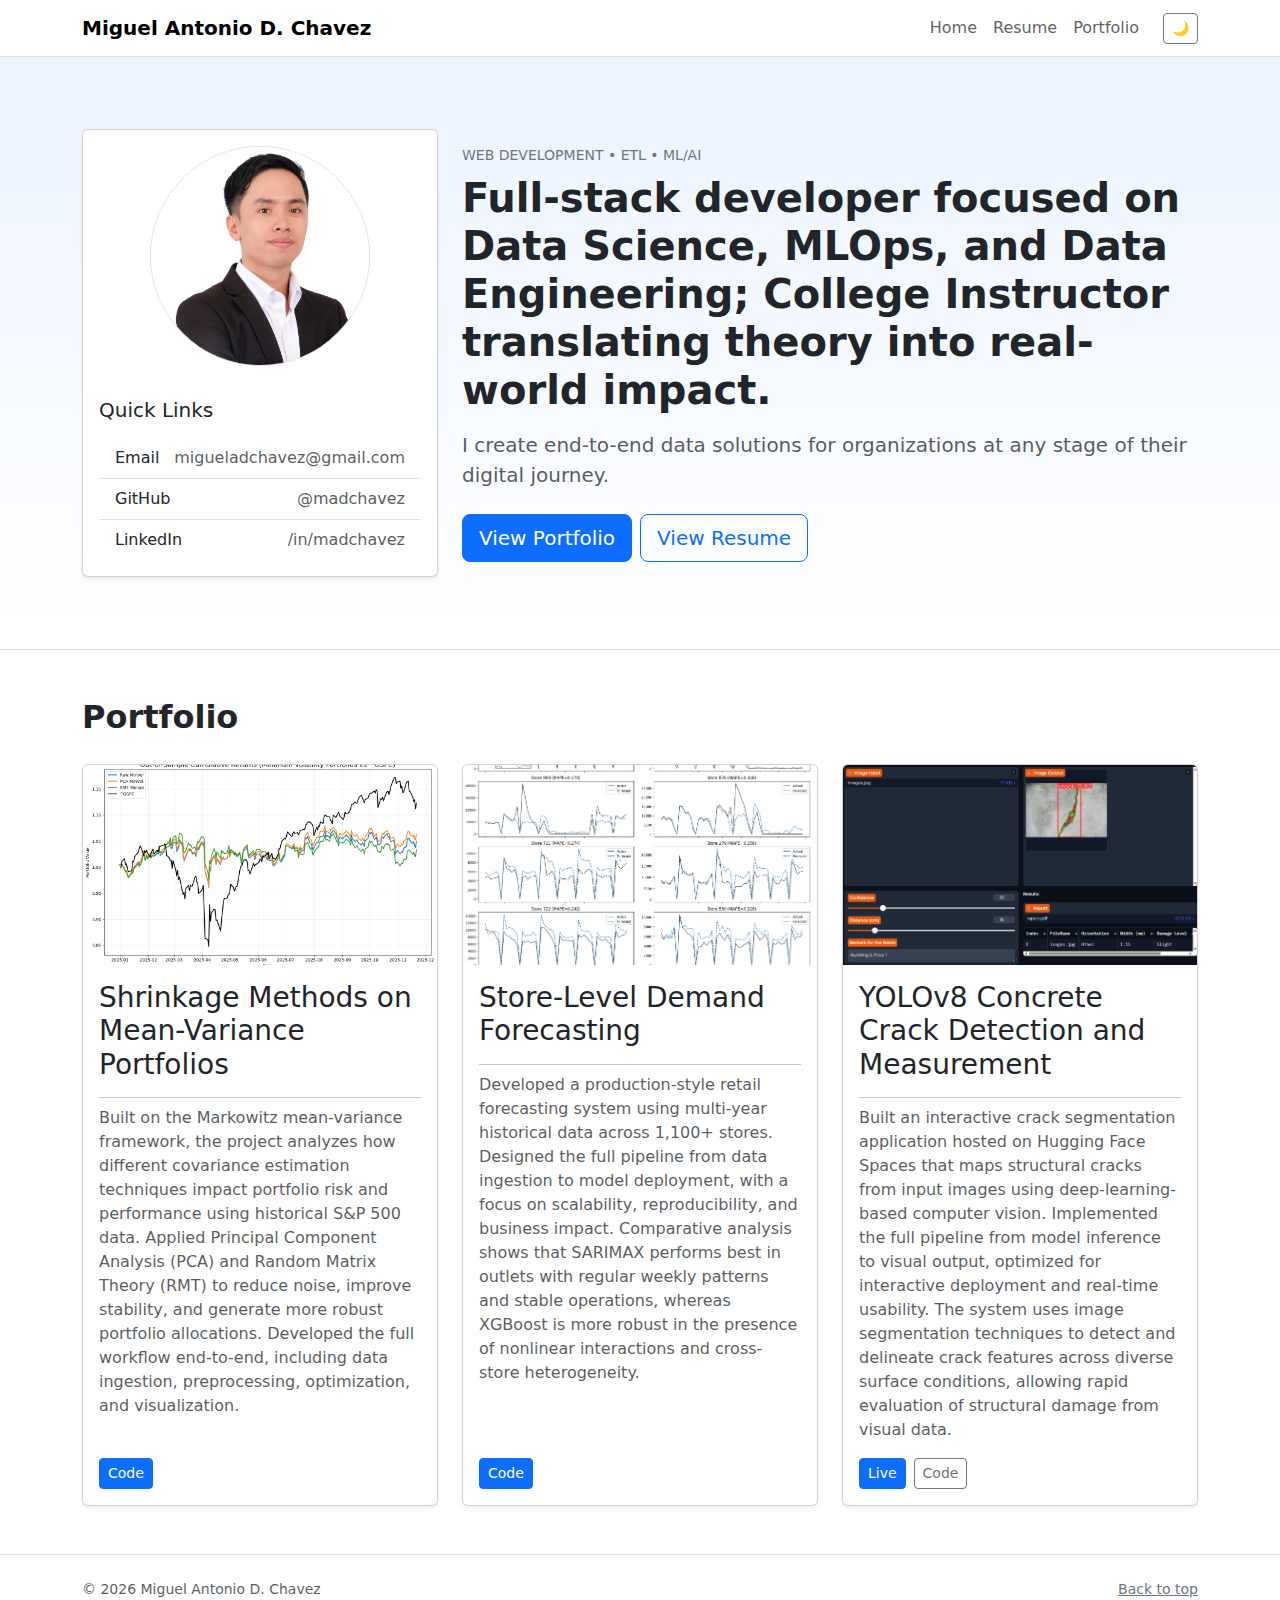
<file: index.html>
<!doctype html>
<html lang="en" data-bs-theme="light">
  <head>
    <meta charset="utf-8" />
    <meta name="viewport" content="width=device-width, initial-scale=1" />
    <title>Miguel Antonio D. Chavez | Home</title>
    <meta name="description" content="Portfolio" />

    <link
      href="https://cdn.jsdelivr.net/npm/bootstrap@5.3.3/dist/css/bootstrap.min.css"
      rel="stylesheet"
    />

    <link rel="stylesheet" href="assets/css/styles.css" />
  </head>

  <body id="top">

    <!-- Navbar -->
    <nav class="navbar navbar-expand-md navbar-light bg-body sticky-top border-bottom">
      <div class="container">
        <a class="navbar-brand fw-semibold" href="#top" data-scroll>
          Miguel Antonio D. Chavez
        </a>

        <button class="navbar-toggler ms-auto" type="button"
          data-bs-toggle="collapse"
          data-bs-target="#navMenu"
          aria-controls="navMenu"
          aria-expanded="false"
          aria-label="Toggle navigation">
          <span class="navbar-toggler-icon"></span>
        </button>

        <div class="collapse navbar-collapse" id="navMenu">
          <div class="d-flex align-items-md-center gap-2 ms-auto flex-column flex-md-row mt-3 mt-md-0">
            <div class="navbar-nav">
              <a class="nav-link" href="#top" data-scroll>Home</a>
              <a class="nav-link" href="resume.html">Resume</a>
              <a class="nav-link" href="#portfolio" data-scroll>Portfolio</a>
            </div>

            <button
              class="btn btn-sm btn-outline-secondary ms-md-2"
              type="button"
              id="themeToggle"
              aria-label="Toggle theme">
              <span class="theme-icon" aria-hidden="true">🌙</span>
            </button>
          </div>
        </div>
      </div>
    </nav>

    <!-- Header -->
    <header class="py-4 py-md-5">
      <div class="container py-2 py-md-4">
        <div class="row align-items-center g-4">

          <!-- Left Card -->
          <div class="col-12 col-lg-4 order-2 order-lg-1">
            <div class="card shadow-sm">

              <div class="card-img-top p-3 text-center">
                <img src="assets/img/profpic.jpg"
                    alt="Profile Photo"
                    class="img-fluid rounded-circle border"
                    style="max-width: 220px; border-width: 4px;">
              </div>

              <div class="card-body">
                <h2 class="h5 mb-3">Quick Links</h2>
                <div class="list-group list-group-flush">
                  <a class="list-group-item list-group-item-action"
                     href="mailto:migueladchavez@gmail.com">
                    Email
                    <span class="text-body-secondary float-end">
                      migueladchavez@gmail.com
                    </span>
                  </a>

                  <a class="list-group-item list-group-item-action"
                     href="https://github.com/madchavez"
                     target="_blank"
                     rel="noopener">
                    GitHub
                    <span class="text-body-secondary float-end">
                      @madchavez
                    </span>
                  </a>

                  <a class="list-group-item list-group-item-action"
                     href="https://www.linkedin.com/in/madchavez"
                     target="_blank"
                     rel="noopener">
                    LinkedIn
                    <span class="text-body-secondary float-end">
                      /in/madchavez
                    </span>
                  </a>
                </div>
              </div>

            </div>
          </div>

          <!-- Right Text -->
          <div class="col-12 col-lg-8 order-1 order-lg-2 text-center text-lg-start">

            <p class="text-uppercase small text-secondary mb-2">
              Web Development • ETL • ML/AI
            </p>

            <h1 class="display-6 display-md-5 fw-bold mb-3">
              Full-stack developer focused on Data Science, MLOps, and Data Engineering;
              College Instructor translating theory into real-world impact.
            </h1>

            <p class="lead text-body-secondary mb-4">
              I create end-to-end data solutions for organizations at any stage of their digital journey.
            </p>

            <div class="d-flex flex-column flex-sm-row gap-2 justify-content-center justify-content-lg-start">
              <a class="btn btn-primary btn-lg" href="#portfolio" data-scroll>
                View Portfolio
              </a>
              <a class="btn btn-outline-primary btn-lg" href="resume.html">
                View Resume
              </a>
            </div>

          </div>

        </div>
      </div>
    </header>

    <!-- Portfolio -->
    <main class="py-4 py-md-5 border-top" id="portfolio">
      <div class="container">

        <div class="d-flex flex-column flex-md-row justify-content-between align-items-md-end gap-2 mb-4">
          <div>
            <h2 class="fw-bold mb-1">Portfolio</h2>
          </div>
        </div>

        <div class="row g-4">

          <!-- Card 1 -->
          <div class="col-12 col-md-6 col-lg-4">
            <div class="card h-100 shadow-sm">
              <a href="https://github.com/madchavez/Markowitz_Optimization">
                <img src="assets/img/card1.png"
                   class="card-img-top"
                   alt="Project 1 preview"
                   loading="lazy" />
              </a>
              <div class="card-body d-flex flex-column">
                <h3 class="h3 card-title">
                  <a href="https://github.com/madchavez/Markowitz_Optimization" target="_blank" rel="noopener" class="text-reset text-decoration-none">
                    Shrinkage Methods on Mean-Variance Portfolios
                  </a>
                </h3>
                <hr class="my-2">
                <p class="card-text text-body-secondary flex-grow-1" href="https://github.com/madchavez/Markowitz_Optimization">
                   Built on the Markowitz mean-variance framework, the project analyzes how different covariance estimation techniques impact portfolio risk and performance using historical S&P 500 data. Applied Principal Component Analysis (PCA) and Random Matrix Theory (RMT) to reduce noise, improve stability, and generate more robust portfolio allocations. Developed the full workflow end-to-end, including data ingestion, preprocessing, optimization, and visualization.
                </p>
                <div class="d-flex gap-2">
                  <a class="btn btn-sm btn-primary" href="https://github.com/madchavez/Markowitz_Optimization" target="_blank">Code</a>
                  <!-- <a class="btn btn-sm btn-outline-secondary" href="#" target="_blank">Code</a> -->
                </div>
              </div>
            </div>
          </div>

          <!-- Card 2 -->
          <div class="col-12 col-md-6 col-lg-4">
            <div class="card h-100 shadow-sm">
              <a href="https://github.com/madchavez/Markowitz_Optimization">
                <img src="assets/img/card2.png"
                   class="card-img-top"
                   alt="Project 1 preview"
                   loading="lazy" />
              </a>
              <div class="card-body d-flex flex-column">
                <h3 class="h3 card-title">
                  <a href="https://github.com/madchavez/Markowitz_Optimization" target="_blank" rel="noopener" class="text-reset text-decoration-none">
                     Store-Level Demand Forecasting
                  </a>
                </h3>
                <hr class="my-2">
                <p class="card-text text-body-secondary flex-grow-1" href="https://github.com/madchavez/Markowitz_Optimization">
                  Developed a production-style retail forecasting system using multi-year historical data across 1,100+ stores. Designed the full pipeline from data ingestion to model deployment, with a focus on scalability, reproducibility, and business impact. Comparative analysis shows that SARIMAX performs best in outlets with regular weekly patterns and stable operations, whereas XGBoost is more robust in the presence of nonlinear interactions and cross-store heterogeneity.
                </p>
                <div class="d-flex gap-2">
                  <a class="btn btn-sm btn-primary" href="https://github.com/madchavez/Markowitz_Optimization" target="_blank">Code</a>
                  <!-- <a class="btn btn-sm btn-outline-secondary" href="#" target="_blank">Code</a> -->
                </div>
              </div>
            </div>
          </div>

          <!-- Card 3 -->
          <div class="col-12 col-md-6 col-lg-4">
            <div class="card h-100 shadow-sm">
              <a href="https://github.com/madchavez/Markowitz_Optimization">
                <img src="assets/img/card3.png"
                   class="card-img-top"
                   alt="Project 1 preview"
                   loading="lazy" />
              </a>
              <div class="card-body d-flex flex-column">
                <h3 class="h3 card-title">
                  <a href="https://github.com/madchavez/Markowitz_Optimization" target="_blank" rel="noopener" class="text-reset text-decoration-none">
                    YOLOv8 Concrete Crack Detection and Measurement
                  </a>
                </h3>
                <hr class="my-2">
                <p class="card-text text-body-secondary flex-grow-1" href="https://huggingface.co/spaces/debug-divas/crack-mapping">
                   Built an interactive crack segmentation application hosted on Hugging Face Spaces that maps structural cracks from input images using deep-learning-based computer vision. Implemented the full pipeline from model inference to visual output, optimized for interactive deployment and real-time usability. The system uses image segmentation techniques to detect and delineate crack features across diverse surface conditions, allowing rapid evaluation of structural damage from visual data.
                </p>
                <div class="d-flex gap-2">
                  <a class="btn btn-sm btn-primary" href="https://huggingface.co/spaces/debug-divas/crack-mapping" target="_blank">Live</a>
                  <a class="btn btn-sm btn-outline-secondary" href="https://huggingface.co/spaces/debug-divas/crack-mapping/tree/main" target="_blank">Code</a>
                </div>
              </div>
            </div>
          </div>

        </div>
      </div>
    </main>

    <!-- Footer -->
    <footer class="py-4 border-top">
      <div class="container d-flex flex-column flex-md-row justify-content-between gap-2 text-center text-md-start">
        <small class="text-body-secondary">
          © <span id="year"></span> Miguel Antonio D. Chavez
        </small>
        <small>
          <a class="link-secondary" href="#top" data-scroll>
            Back to top
          </a>
        </small>
      </div>
    </footer>

    <script src="https://cdn.jsdelivr.net/npm/bootstrap@5.3.3/dist/js/bootstrap.bundle.min.js"></script>
    <script src="assets/js/main.js"></script>

  </body>
</html>
</file>
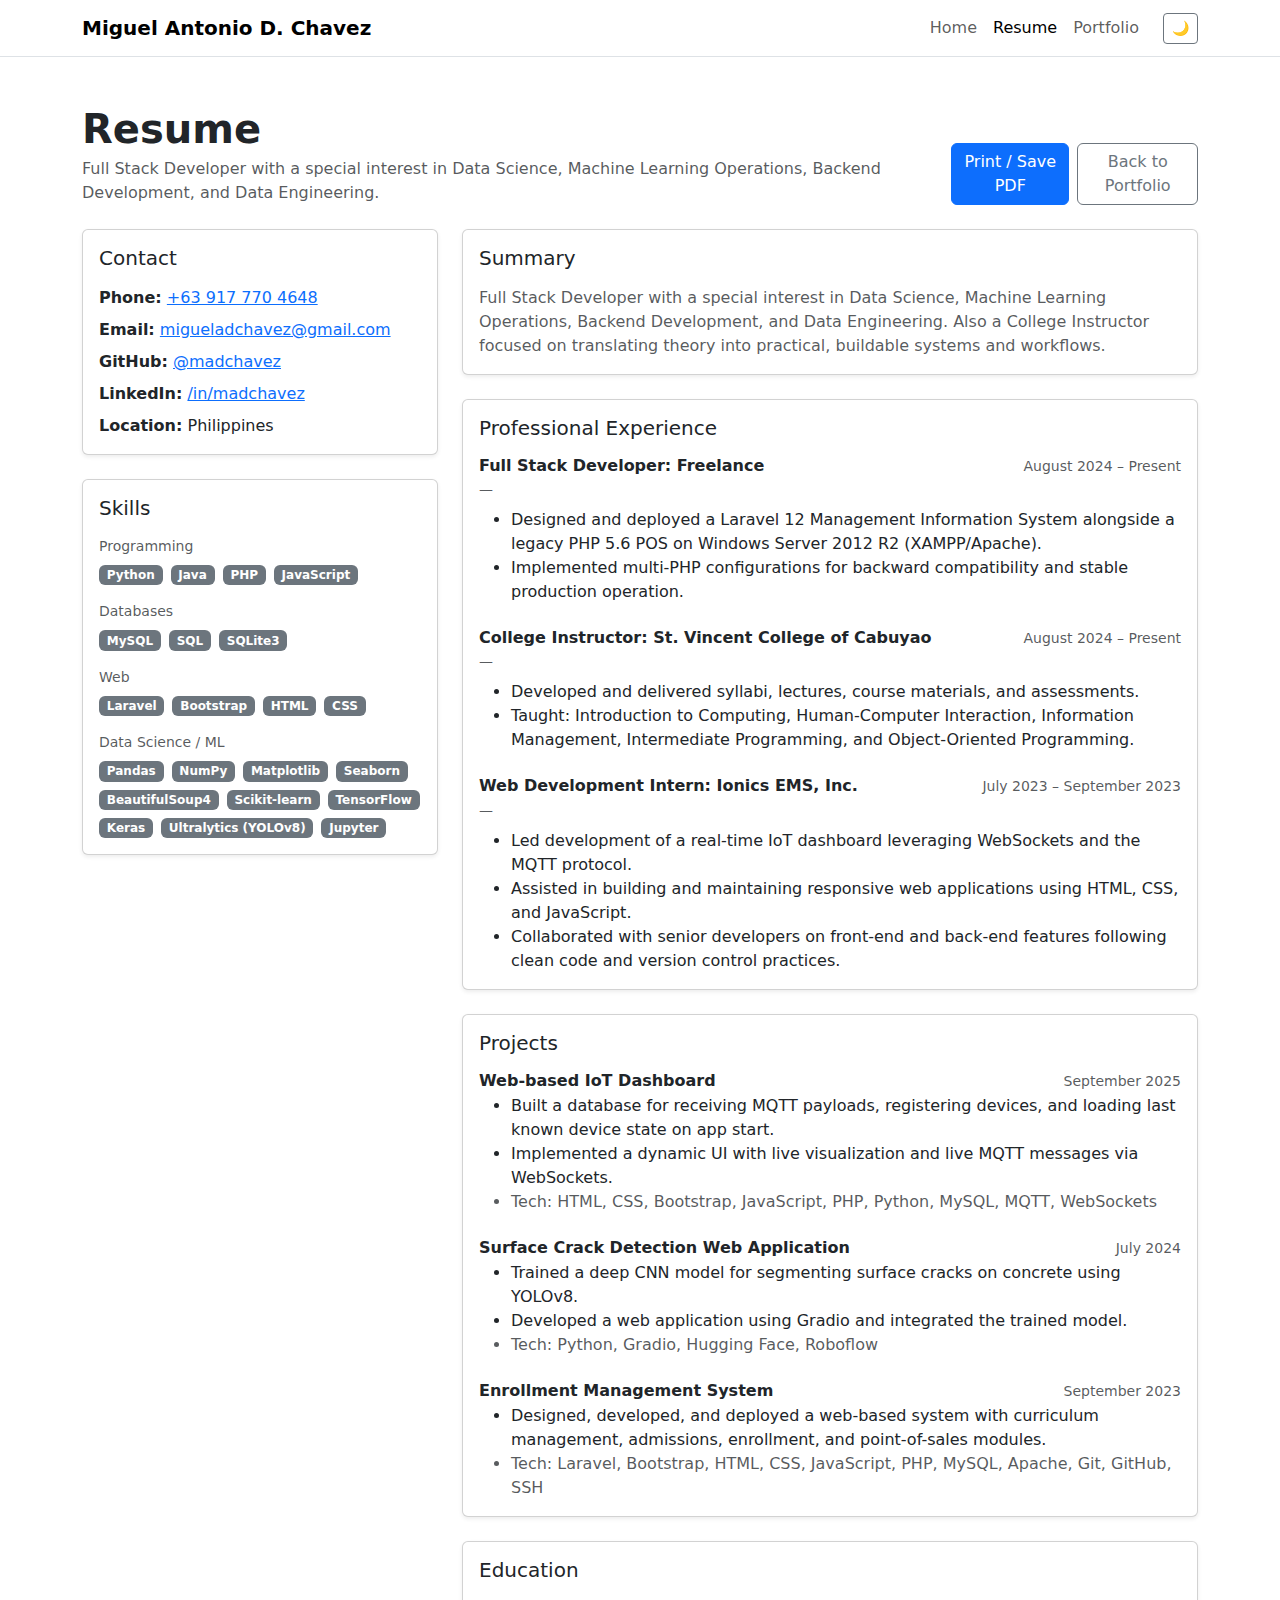
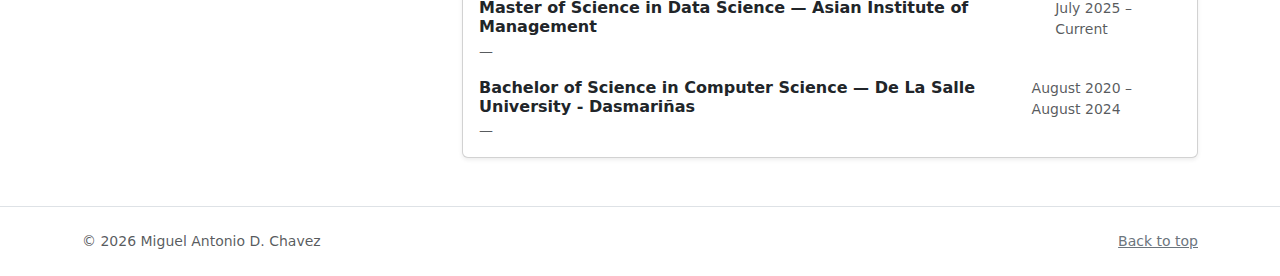
<file: resume.html>
<!doctype html>
<html lang="en" data-bs-theme="light">
  <head>
    <meta charset="utf-8" />
    <meta name="viewport" content="width=device-width, initial-scale=1" />
    <title>Miguel Antonio D. Chavez | Resume</title>
    <meta name="description" content="Resume" />

    <link
      href="https://cdn.jsdelivr.net/npm/bootstrap@5.3.3/dist/css/bootstrap.min.css"
      rel="stylesheet"
    />

    <link rel="stylesheet" href="assets/css/styles.css" />
  </head>

  <body id="top">
    <nav class="navbar navbar-expand-md navbar-light bg-body sticky-top border-bottom">
      <div class="container">
        <a class="navbar-brand fw-semibold" href="index.html#top">Miguel Antonio D. Chavez</a>

        <button
          class="navbar-toggler ms-auto"
          type="button"
          data-bs-toggle="collapse"
          data-bs-target="#navMenu"
          aria-controls="navMenu"
          aria-expanded="false"
          aria-label="Toggle navigation"
        >
          <span class="navbar-toggler-icon"></span>
        </button>

        <div class="collapse navbar-collapse" id="navMenu">
          <div class="d-flex align-items-md-center gap-2 ms-auto flex-column flex-md-row mt-3 mt-md-0">
            <div class="navbar-nav">
              <a class="nav-link" href="index.html#top">Home</a>
              <a class="nav-link active" aria-current="page" href="resume.html">Resume</a>
              <a class="nav-link" href="index.html#portfolio">Portfolio</a>
            </div>

            <button
              class="btn btn-sm btn-outline-secondary ms-md-2"
              type="button"
              id="themeToggle"
              aria-label="Toggle theme"
            >
              <span class="theme-icon" aria-hidden="true">🌙</span>
            </button>
          </div>
        </div>
      </div>
    </nav>

    <main class="py-4 py-md-5">
      <div class="container">
        <div class="d-flex flex-column flex-md-row justify-content-between align-items-md-end gap-3 mb-4 text-center text-md-start">
          <div>
            <h1 class="fw-bold mb-1">Resume</h1>
            <p class="text-body-secondary mb-0">
              Full Stack Developer with a special interest in Data Science, Machine Learning Operations, Backend Development, and Data Engineering.
            </p>
          </div>

          <div class="d-flex flex-column flex-sm-row gap-2 justify-content-center justify-content-md-end">
            <a class="btn btn-primary" href="#" id="printBtn">Print / Save PDF</a>
            <a class="btn btn-outline-secondary" href="index.html#portfolio">Back to Portfolio</a>
          </div>
        </div>

        <div class="row g-4">
          <!-- Left column -->
          <div class="col-12 col-lg-4 order-2 order-lg-1">
            <div class="card shadow-sm">
              <div class="card-body">
                <h2 class="h5 mb-3">Contact</h2>
                <ul class="list-unstyled mb-0">
                  <li class="mb-2">
                    <strong>Phone:</strong>
                    <a href="tel:+639177704648">+63 917 770 4648</a>
                  </li>
                  <li class="mb-2">
                    <strong>Email:</strong>
                    <a href="mailto:migueladchavez@gmail.com">migueladchavez@gmail.com</a>
                  </li>
                  <li class="mb-2">
                    <strong>GitHub:</strong>
                    <a href="https://github.com/madchavez" target="_blank" rel="noopener">@madchavez</a>
                  </li>
                  <li class="mb-2">
                    <strong>LinkedIn:</strong>
                    <a href="https://www.linkedin.com/in/madchavez" target="_blank" rel="noopener">/in/madchavez</a>
                  </li>
                  <li>
                    <strong>Location:</strong>
                    Philippines
                  </li>
                </ul>
              </div>
            </div>

            <div class="card shadow-sm mt-4">
              <div class="card-body">
                <h2 class="h5 mb-3">Skills</h2>

                <div class="mb-2 small text-body-secondary">Programming</div>
                <div class="d-flex flex-wrap gap-2 mb-3">
                  <span class="badge text-bg-secondary">Python</span>
                  <span class="badge text-bg-secondary">Java</span>
                  <span class="badge text-bg-secondary">PHP</span>
                  <span class="badge text-bg-secondary">JavaScript</span>
                </div>

                <div class="mb-2 small text-body-secondary">Databases</div>
                <div class="d-flex flex-wrap gap-2 mb-3">
                  <span class="badge text-bg-secondary">MySQL</span>
                  <span class="badge text-bg-secondary">SQL</span>
                  <span class="badge text-bg-secondary">SQLite3</span>
                </div>

                <div class="mb-2 small text-body-secondary">Web</div>
                <div class="d-flex flex-wrap gap-2 mb-3">
                  <span class="badge text-bg-secondary">Laravel</span>
                  <span class="badge text-bg-secondary">Bootstrap</span>
                  <span class="badge text-bg-secondary">HTML</span>
                  <span class="badge text-bg-secondary">CSS</span>
                </div>

                <div class="mb-2 small text-body-secondary">Data Science / ML</div>
                <div class="d-flex flex-wrap gap-2">
                  <span class="badge text-bg-secondary">Pandas</span>
                  <span class="badge text-bg-secondary">NumPy</span>
                  <span class="badge text-bg-secondary">Matplotlib</span>
                  <span class="badge text-bg-secondary">Seaborn</span>
                  <span class="badge text-bg-secondary">BeautifulSoup4</span>
                  <span class="badge text-bg-secondary">Scikit-learn</span>
                  <span class="badge text-bg-secondary">TensorFlow</span>
                  <span class="badge text-bg-secondary">Keras</span>
                  <span class="badge text-bg-secondary">Ultralytics (YOLOv8)</span>
                  <span class="badge text-bg-secondary">Jupyter</span>
                </div>
              </div>
            </div>
          </div>

          <!-- Right column -->
          <div class="col-12 col-lg-8 order-1 order-lg-2">
            <div class="card shadow-sm">
              <div class="card-body">
                <h2 class="h5 mb-3">Summary</h2>
                <p class="text-body-secondary mb-0">
                  Full Stack Developer with a special interest in Data Science, Machine Learning Operations, Backend Development, and Data Engineering. Also a College Instructor focused on translating theory into practical, buildable systems and workflows.
                </p>
              </div>
            </div>

            <div class="card shadow-sm mt-4">
              <div class="card-body">
                <h2 class="h5 mb-3">Professional Experience</h2>
                <h2></h2>
                
                <!-- Freelance -->
                <div class="mb-4">
                  <div class="d-flex flex-column flex-sm-row justify-content-between">
                    <h3 class="h6 fw-bold mb-1">Full Stack Developer: Freelance</h3>
                    <div class="text-body-secondary small">August 2024 – Present</div>
                  </div>
                  <div class="text-body-secondary small mb-2">—</div>
                  <ul class="mb-0">
                    <li>
                      Designed and deployed a Laravel 12 Management Information System alongside a legacy PHP 5.6 POS on Windows Server 2012 R2 (XAMPP/Apache).
                    </li>
                    <li>
                      Implemented multi-PHP configurations for backward compatibility and stable production operation.
                    </li>
                  </ul>
                </div>

                <!-- Instructor -->
                <div class="mb-4">
                  <div class="d-flex flex-column flex-sm-row justify-content-between">
                    <h3 class="h6 fw-bold mb-1">College Instructor: St. Vincent College of Cabuyao</h3>
                    <div class="text-body-secondary small">August 2024 – Present</div>
                  </div>
                  <div class="text-body-secondary small mb-2">—</div>
                  <ul class="mb-0">
                    <li>
                      Developed and delivered syllabi, lectures, course materials, and assessments.
                    </li>
                    <li>
                      Taught: Introduction to Computing, Human-Computer Interaction, Information Management, Intermediate Programming, and Object-Oriented Programming.
                    </li>
                  </ul>
                </div>

                <!-- Internship -->
                <div class="mb-0">
                  <div class="d-flex flex-column flex-sm-row justify-content-between">
                    <h3 class="h6 fw-bold mb-1">Web Development Intern: Ionics EMS, Inc.</h3>
                    <div class="text-body-secondary small">July 2023 – September 2023</div>
                  </div>
                  <div class="text-body-secondary small mb-2">—</div>
                  <ul class="mb-0">
                    <li>
                      Led development of a real-time IoT dashboard leveraging WebSockets and the MQTT protocol.
                    </li>
                    <li>
                      Assisted in building and maintaining responsive web applications using HTML, CSS, and JavaScript.
                    </li>
                    <li>
                      Collaborated with senior developers on front-end and back-end features following clean code and version control practices.
                    </li>
                  </ul>
                </div>

              </div>
            </div>

            <div class="card shadow-sm mt-4">
              <div class="card-body">
                <h2 class="h5 mb-3">Projects</h2>

                <div class="mb-4">
                  <div class="d-flex flex-column flex-sm-row justify-content-between">
                    <h3 class="h6 fw-bold mb-1">Web-based IoT Dashboard</h3>
                    <div class="text-body-secondary small">September 2025</div>
                  </div>
                  <ul class="mb-0">
                    <li>
                      Built a database for receiving MQTT payloads, registering devices, and loading last known device state on app start.
                    </li>
                    <li>
                      Implemented a dynamic UI with live visualization and live MQTT messages via WebSockets.
                    </li>
                    <li class="text-body-secondary">
                      Tech: HTML, CSS, Bootstrap, JavaScript, PHP, Python, MySQL, MQTT, WebSockets
                    </li>
                  </ul>
                </div>

                <div class="mb-4">
                  <div class="d-flex flex-column flex-sm-row justify-content-between">
                    <h3 class="h6 fw-bold mb-1">Surface Crack Detection Web Application</h3>
                    <div class="text-body-secondary small">July 2024</div>
                  </div>
                  <ul class="mb-0">
                    <li>
                      Trained a deep CNN model for segmenting surface cracks on concrete using YOLOv8.
                    </li>
                    <li>
                      Developed a web application using Gradio and integrated the trained model.
                    </li>
                    <li class="text-body-secondary">
                      Tech: Python, Gradio, Hugging Face, Roboflow
                    </li>
                  </ul>
                </div>

                <div class="mb-0">
                  <div class="d-flex flex-column flex-sm-row justify-content-between">
                    <h3 class="h6 fw-bold mb-1">Enrollment Management System</h3>
                    <div class="text-body-secondary small">September 2023</div>
                  </div>
                  <ul class="mb-0">
                    <li>
                      Designed, developed, and deployed a web-based system with curriculum management, admissions, enrollment, and point-of-sales modules.
                    </li>
                    <li class="text-body-secondary">
                      Tech: Laravel, Bootstrap, HTML, CSS, JavaScript, PHP, MySQL, Apache, Git, GitHub, SSH
                    </li>
                  </ul>
                </div>

              </div>
            </div>

            <div class="card shadow-sm mt-4">
              <div class="card-body">
                <h2 class="h5 mb-3">Education</h2>

                <div class="mb-3">
                  <div class="d-flex flex-column flex-sm-row justify-content-between">
                    <h3 class="h6 fw-bold mb-1">Master of Science in Data Science — Asian Institute of Management</h3>
                    <div class="text-body-secondary small">July 2025 – Current</div>
                  </div>
                  <div class="text-body-secondary small">—</div>
                </div>

                <div class="mb-0">
                  <div class="d-flex flex-column flex-sm-row justify-content-between">
                    <h3 class="h6 fw-bold mb-1">Bachelor of Science in Computer Science — De La Salle University - Dasmariñas</h3>
                    <div class="text-body-secondary small">August 2020 – August 2024</div>
                  </div>
                  <div class="text-body-secondary small">—</div>
                </div>

              </div>
            </div>

          </div>
        </div>
      </div>
    </main>

    <footer class="py-4 border-top">
      <div class="container d-flex flex-column flex-md-row justify-content-between gap-2 text-center text-md-start">
        <small class="text-body-secondary">© <span id="year"></span> Miguel Antonio D. Chavez</small>
        <small><a class="link-secondary" href="#top">Back to top</a></small>
      </div>
    </footer>

    <script src="https://cdn.jsdelivr.net/npm/bootstrap@5.3.3/dist/js/bootstrap.bundle.min.js"></script>
    <script src="assets/js/main.js"></script>
  </body>
</html>
</file>
<file: assets/css/styles.css>
.card-img-top {
  object-fit: cover;
  aspect-ratio: 16 / 9;
}

header {
  background: linear-gradient(
    to bottom,
    rgba(13, 110, 253, 0.08),
    rgba(13, 110, 253, 0.00)
  );
}

@media print {
  nav,
  footer,
  #themeToggle,
  #printBtn {
    display: none !important;
  }
  .card {
    box-shadow: none !important;
  }
}
</file>
